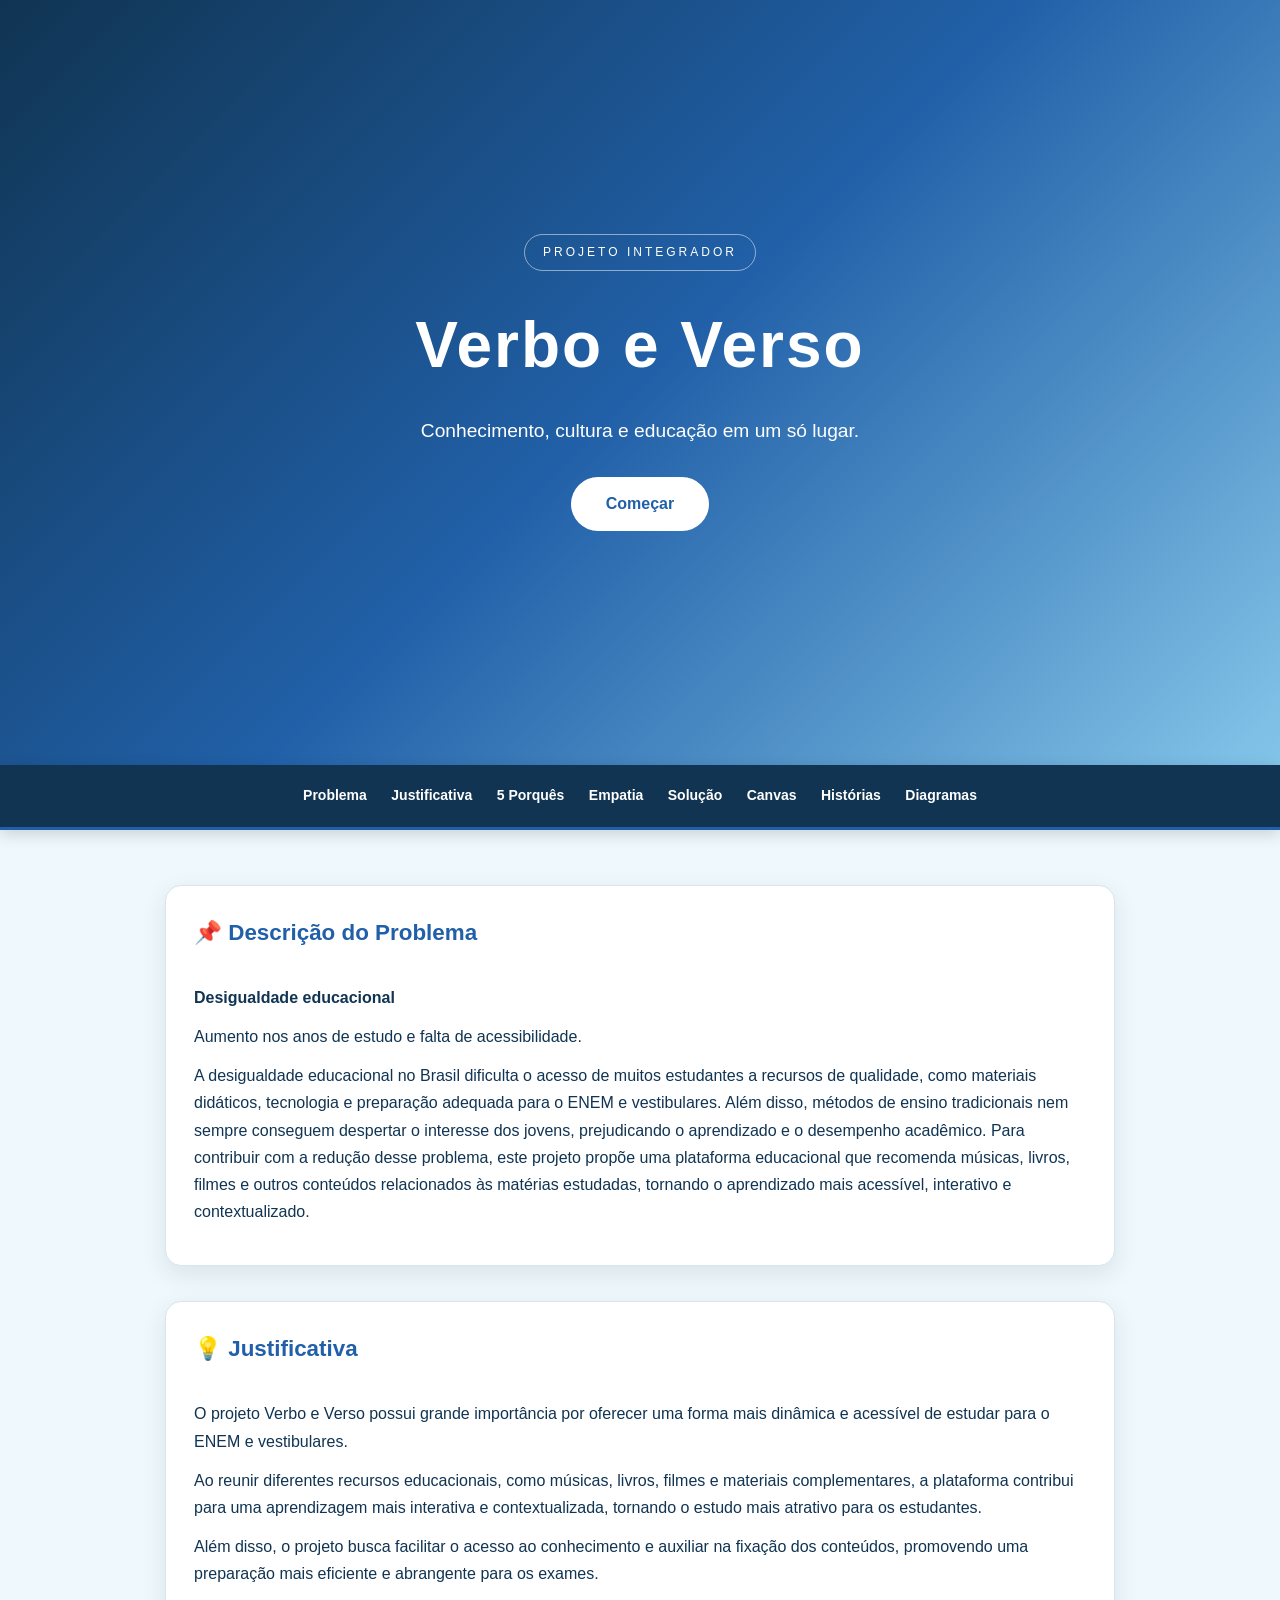
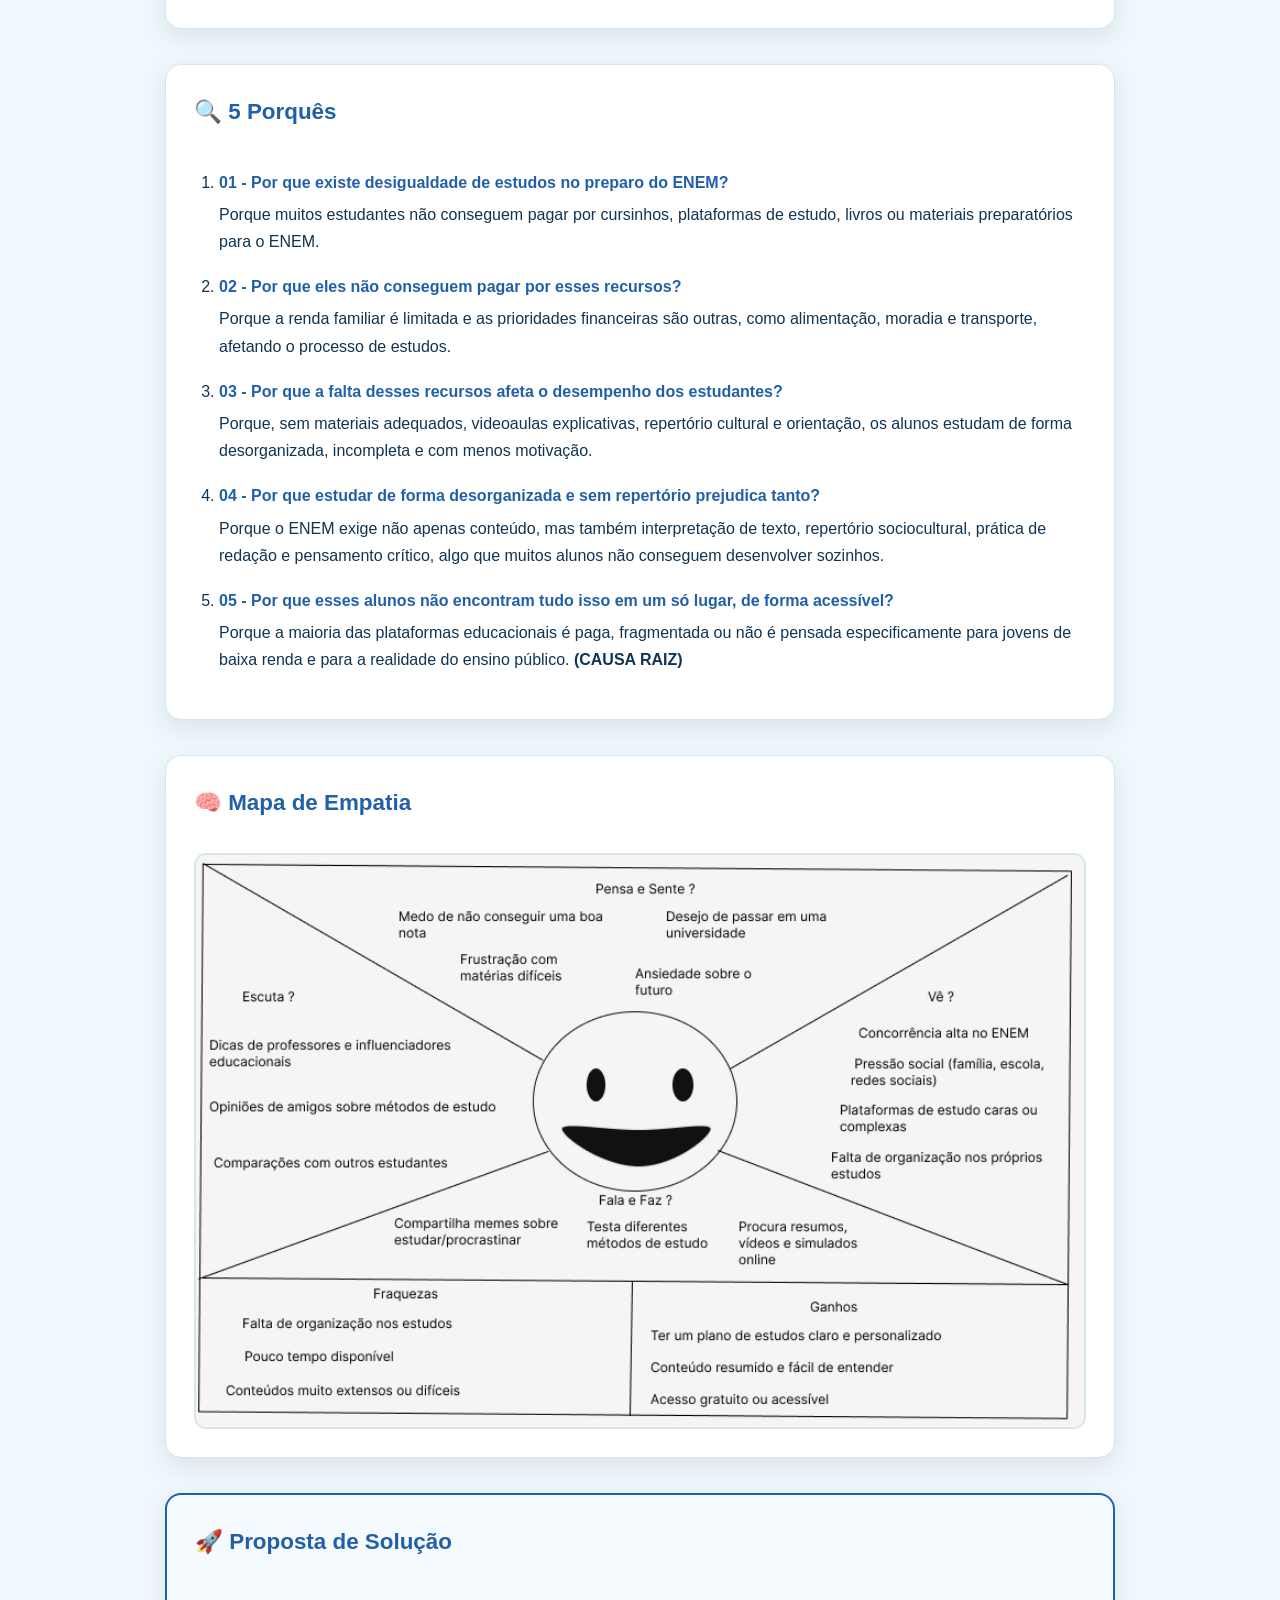
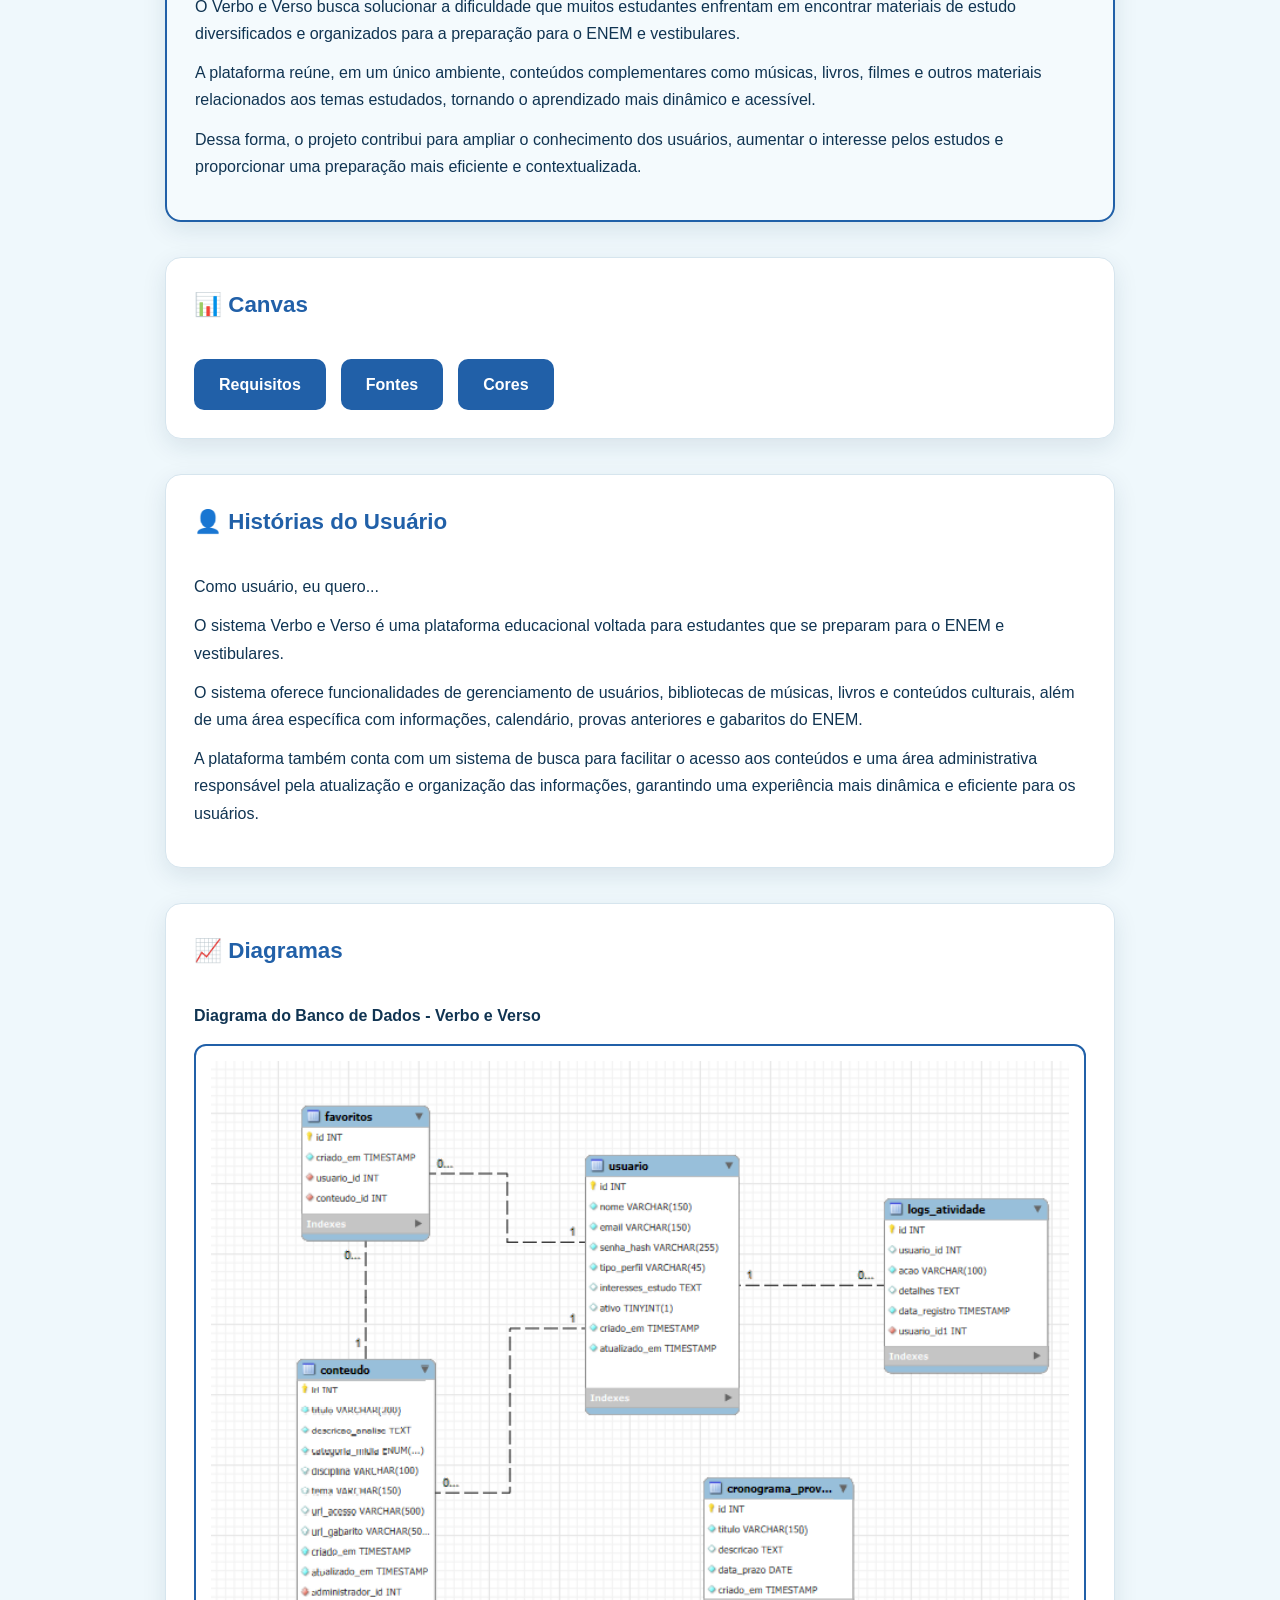
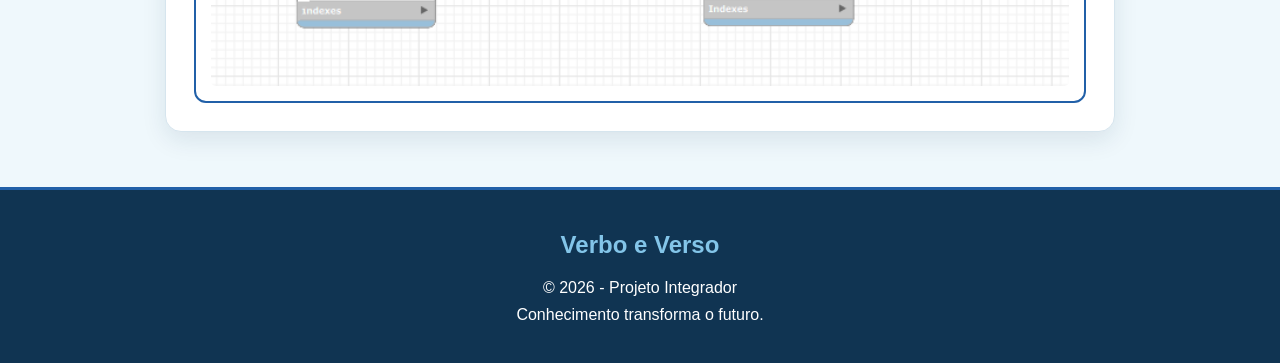
<file: index.html>
<!DOCTYPE html>
<html lang="pt-br">
<head>
    <meta charset="UTF-8">
    <meta name="viewport" content="width=device-width, initial-scale=1.0">
    <meta name="description" content="Verbo e Verso - Plataforma educacional para estudantes do ENEM e vestibulares.">
    <title>Verbo e Verso | Projeto Integrador</title>
    <link rel="stylesheet" href="index.css">
</head>
<body>

    <!-- CABEÇALHO -->
    <header class="hero">
        <div class="hero-content">
            <span class="tag">PROJETO INTEGRADOR</span>
            <h1>Verbo e Verso</h1>
            <p>Conhecimento, cultura e educação em um só lugar.</p>
            <a href="#problema" class="btn">Começar</a>
        </div>
    </header>

    <!-- MENU -->
    <nav class="navbar" aria-label="Navegação principal">
        <a href="#problema">Problema</a>
        <a href="#justificativa">Justificativa</a>
        <a href="#causa">5 Porquês</a>
        <a href="#empatia">Empatia</a>
        <a href="#solucao">Solução</a>
        <a href="#canvas">Canvas</a>
        <a href="#historias">Histórias</a>
        <a href="#diagramas">Diagramas</a>
    </nav>

    <main>

        <!-- PROBLEMA -->
        <section id="problema" class="card">
            <h2 onclick="toggle(this)" role="button" tabindex="0" aria-expanded="true">
                📌 Descrição do Problema
            </h2>

            <div class="content">
                <p><strong>Desigualdade educacional</strong></p>

                <p>Aumento nos anos de estudo e falta de acessibilidade.</p>

                <p>
                    A desigualdade educacional no Brasil dificulta o acesso
                    de muitos estudantes a recursos de qualidade, como
                    materiais didáticos, tecnologia e preparação adequada
                    para o ENEM e vestibulares. Além disso, métodos de ensino
                    tradicionais nem sempre conseguem despertar o interesse
                    dos jovens, prejudicando o aprendizado e o desempenho
                    acadêmico. Para contribuir com a redução desse problema,
                    este projeto propõe uma plataforma educacional que
                    recomenda músicas, livros, filmes e outros conteúdos
                    relacionados às matérias estudadas, tornando o
                    aprendizado mais acessível, interativo e contextualizado.
                </p>
            </div>
        </section>

        <!-- JUSTIFICATIVA -->
        <section id="justificativa" class="card">
            <h2 onclick="toggle(this)" role="button" tabindex="0" aria-expanded="true">
                💡 Justificativa
            </h2>

            <div class="content">
                <p>
                    O projeto Verbo e Verso possui grande importância por
                    oferecer uma forma mais dinâmica e acessível de estudar
                    para o ENEM e vestibulares.
                </p>

                <p>
                    Ao reunir diferentes recursos educacionais, como músicas,
                    livros, filmes e materiais complementares, a plataforma
                    contribui para uma aprendizagem mais interativa e
                    contextualizada, tornando o estudo mais atrativo para
                    os estudantes.
                </p>

                <p>
                    Além disso, o projeto busca facilitar o acesso ao
                    conhecimento e auxiliar na fixação dos conteúdos,
                    promovendo uma preparação mais eficiente e abrangente
                    para os exames.
                </p>
            </div>
        </section>

        <!-- 5 PORQUÊS -->
        <section id="causa" class="card">
            <h2 onclick="toggle(this)" role="button" tabindex="0" aria-expanded="true">
                🔍 5 Porquês
            </h2>

            <div class="content">
                <ol class="porques">

                    <li>
                        <strong>
                            01 - Por que existe desigualdade de estudos
                            no preparo do ENEM?
                        </strong>
                        Porque muitos estudantes não conseguem pagar por
                        cursinhos, plataformas de estudo, livros ou materiais
                        preparatórios para o ENEM.
                    </li>

                    <li>
                        <strong>
                            02 - Por que eles não conseguem pagar por
                            esses recursos?
                        </strong>
                        Porque a renda familiar é limitada e as prioridades
                        financeiras são outras, como alimentação, moradia e
                        transporte, afetando o processo de estudos.
                    </li>

                    <li>
                        <strong>
                            03 - Por que a falta desses recursos afeta
                            o desempenho dos estudantes?
                        </strong>
                        Porque, sem materiais adequados, videoaulas
                        explicativas, repertório cultural e orientação,
                        os alunos estudam de forma desorganizada,
                        incompleta e com menos motivação.
                    </li>

                    <li>
                        <strong>
                            04 - Por que estudar de forma desorganizada
                            e sem repertório prejudica tanto?
                        </strong>
                        Porque o ENEM exige não apenas conteúdo, mas também
                        interpretação de texto, repertório sociocultural,
                        prática de redação e pensamento crítico, algo que
                        muitos alunos não conseguem desenvolver sozinhos.
                    </li>

                    <li>
                        <strong>
                            05 - Por que esses alunos não encontram tudo
                            isso em um só lugar, de forma acessível?
                        </strong>
                        Porque a maioria das plataformas educacionais é paga,
                        fragmentada ou não é pensada especificamente para
                        jovens de baixa renda e para a realidade do ensino
                        público.
                        <strong class="causa-raiz">(CAUSA RAIZ)</strong>
                    </li>

                </ol>
            </div>
        </section>

        <!-- MAPA DE EMPATIA -->
        <section id="empatia" class="card">
            <h2 onclick="toggle(this)" role="button" tabindex="0" aria-expanded="true">
                🧠 Mapa de Empatia
            </h2>

            <div class="content">
                <img
                    src="image.png"
                    alt="Mapa de Empatia do projeto Verbo e Verso"
                    class="imagem-conteudo"
                >
            </div>
        </section>

        <!-- SOLUÇÃO -->
        <section id="solucao" class="card destaque">
            <h2 onclick="toggle(this)" role="button" tabindex="0" aria-expanded="true">
                🚀 Proposta de Solução
            </h2>

            <div class="content">
                <p>
                    O Verbo e Verso busca solucionar a dificuldade que muitos
                    estudantes enfrentam em encontrar materiais de estudo
                    diversificados e organizados para a preparação para o
                    ENEM e vestibulares.
                </p>

                <p>
                    A plataforma reúne, em um único ambiente, conteúdos
                    complementares como músicas, livros, filmes e outros
                    materiais relacionados aos temas estudados, tornando
                    o aprendizado mais dinâmico e acessível.
                </p>

                <p>
                    Dessa forma, o projeto contribui para ampliar o
                    conhecimento dos usuários, aumentar o interesse pelos
                    estudos e proporcionar uma preparação mais eficiente
                    e contextualizada.
                </p>
            </div>
        </section>

        <!-- CANVAS -->
        <section id="canvas" class="card">
            <h2 onclick="toggle(this)" role="button" tabindex="0" aria-expanded="true">
                📊 Canvas
            </h2>

            <div class="content">
                <div class="links">

                    <a href="https://canva.link/to8hdr67n3g2eu7"
                       target="_blank"
                       rel="noopener noreferrer">
                        Requisitos
                    </a>

                    <a href="https://canva.link/q5z9fye9xgkrn97"
                       target="_blank"
                       rel="noopener noreferrer">
                        Fontes
                    </a>

                    <a href="cores.html">
                        Cores
                    </a>

                </div>
            </div>
        </section>

        <!-- HISTÓRIAS DO USUÁRIO -->
        <section id="historias" class="card">
            <h2 onclick="toggle(this)" role="button" tabindex="0" aria-expanded="true">
                👤 Histórias do Usuário
            </h2>

            <div class="content">
                <p>Como usuário, eu quero...</p>

                <p>
                    O sistema Verbo e Verso é uma plataforma educacional
                    voltada para estudantes que se preparam para o ENEM
                    e vestibulares.
                </p>

                <p>
                    O sistema oferece funcionalidades de gerenciamento
                    de usuários, bibliotecas de músicas, livros e conteúdos
                    culturais, além de uma área específica com informações,
                    calendário, provas anteriores e gabaritos do ENEM.
                </p>

                <p>
                    A plataforma também conta com um sistema de busca para
                    facilitar o acesso aos conteúdos e uma área administrativa
                    responsável pela atualização e organização das informações,
                    garantindo uma experiência mais dinâmica e eficiente
                    para os usuários.
                </p>
            </div>
        </section>

        <!-- DIAGRAMAS -->
        <section id="diagramas" class="card">
            <h2 onclick="toggle(this)" role="button" tabindex="0" aria-expanded="true">
                📈 Diagramas
            </h2>

            <div class="content">

                <p class="titulo-diagrama">
                    Diagrama do Banco de Dados - Verbo e Verso
                </p>

                <div class="diagrama-container">

                    <img
                        src="diagrama-banco-de-dados.png"
                        alt="Diagrama do banco de dados do projeto Verbo e Verso"
                        class="diagrama-img"
                    >

                </div>

            </div>
        </section>

    </main>

    <!-- RODAPÉ -->
    <footer>
        <h3>Verbo e Verso</h3>
        <p>© 2026 - Projeto Integrador</p>
        <p>Conhecimento transforma o futuro.</p>
    </footer>

    <!-- JAVASCRIPT -->
    <script src="script.js"></script>

</body>
</html>
</file>
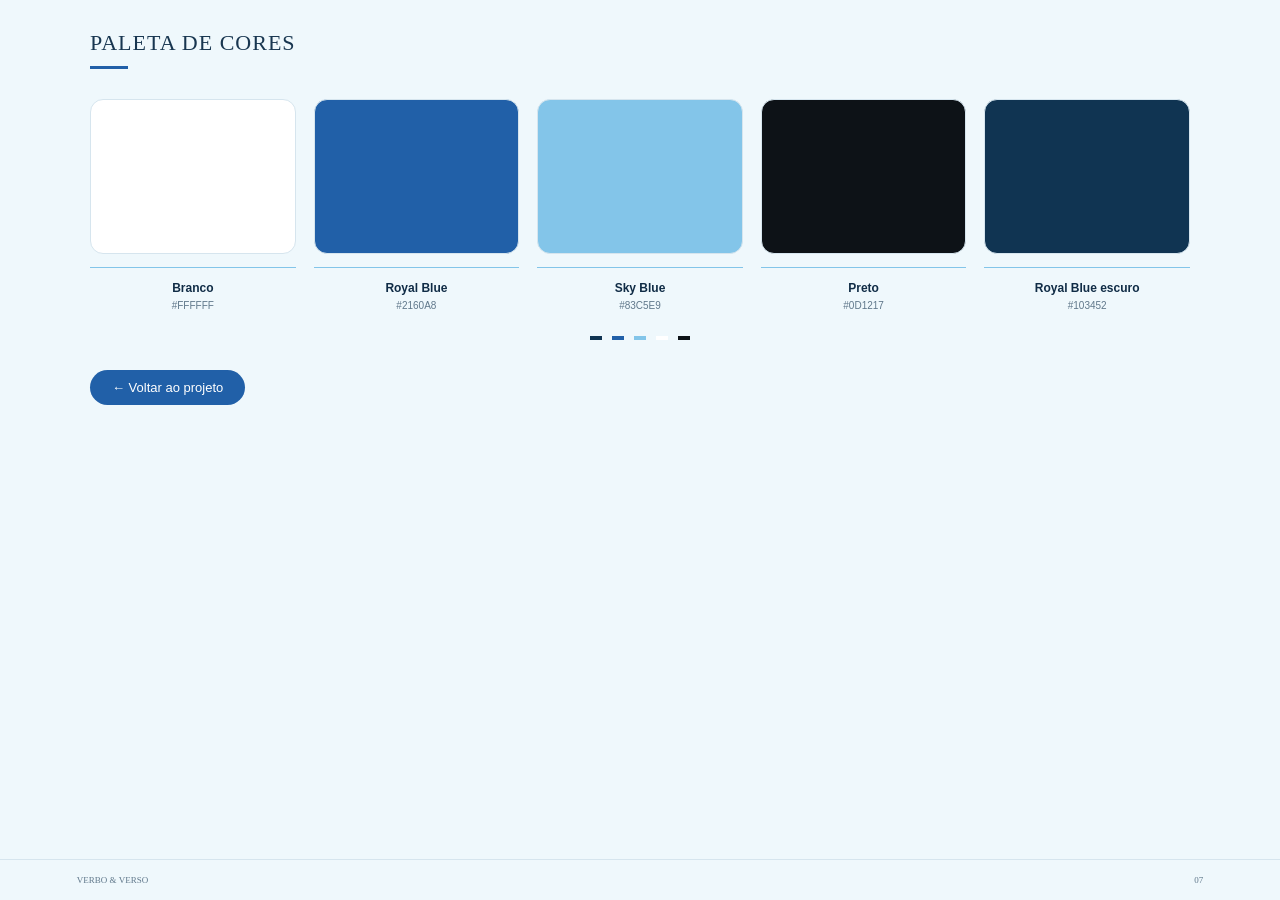
<file: cores.html>
<!DOCTYPE html>
<html lang="pt-br">

<head>
    <meta charset="UTF-8">

    <meta name="viewport" content="width=device-width, initial-scale=1.0">

    <title>Paleta de Cores | Verbo e Verso</title>

    <style>

        * {
            margin: 0;
            padding: 0;
            box-sizing: border-box;
        }

        body {
            font-family: Georgia, serif;
            background: #EFF8FC;
            color: #183650;
            min-height: 100vh;

            display: flex;
            flex-direction: column;
        }

        .container {
            width: 90%;
            max-width: 1100px;
            margin: 30px auto;
            flex: 1;
        }

        h1 {
            font-size: 22px;
            font-weight: normal;
            letter-spacing: 1px;
            margin-bottom: 10px;
        }

        .linha {
            width: 38px;
            height: 3px;
            background: #2160A8;
            margin-bottom: 30px;
        }

        .paleta {
            display: grid;
            grid-template-columns: repeat(5, 1fr);
            gap: 18px;
        }

        .cor {
            text-align: center;
            min-width: 0;
        }

        .quadrado {
            width: 100%;
            height: 155px;
            border-radius: 13px;
            border: 1px solid #D6E5EE;
        }

        .branco {
            background: #FFFFFF;
        }

        .royal {
            background: #2160A8;
        }

        .sky {
            background: #83C5E9;
        }

        .preto {
            background: #0D1217;
        }

        .royal-escuro {
            background: #103452;
        }

        .risco {
            height: 1px;
            margin: 13px 0;
            background: #83C5E9;
        }

        .nome {
            font-family: Arial, sans-serif;
            font-size: 12px;
            font-weight: bold;
            color: #102C46;
        }

        .codigo {
            font-family: Arial, sans-serif;
            font-size: 10px;
            color: #60788B;
            margin-top: 5px;
        }

        .detalhes {
            display: flex;
            justify-content: center;
            gap: 10px;
            margin-top: 25px;
        }

        .detalhes span {
            width: 12px;
            height: 4px;
            display: block;
        }

        .voltar {
            display: inline-block;
            margin-top: 30px;
            padding: 10px 22px;

            background: #2160A8;
            color: #FFFFFF;

            text-decoration: none;
            border-radius: 20px;

            font-family: Arial, sans-serif;
            font-size: 13px;

            transition: 0.3s;
        }

        .voltar:hover {
            background: #103452;
        }

        footer {
            border-top: 1px solid #D6E5EE;
            padding: 15px 6%;

            display: flex;
            justify-content: space-between;
            align-items: center;

            font-size: 9px;
            color: #60788B;
        }

        @media (max-width: 600px) {

            .paleta {
                grid-template-columns: repeat(2, 1fr);
                gap: 20px;
            }

            .quadrado {
                height: 130px;
            }

            .container {
                margin-top: 25px;
            }

            h1 {
                font-size: 19px;
            }

        }

    </style>

</head>

<body>

    <main class="container">

        <h1>PALETA DE CORES</h1>

        <div class="linha"></div>

        <section class="paleta">

            <div class="cor">
                <div class="quadrado branco"></div>
                <div class="risco"></div>
                <p class="nome">Branco</p>
                <p class="codigo">#FFFFFF</p>
            </div>

            <div class="cor">
                <div class="quadrado royal"></div>
                <div class="risco"></div>
                <p class="nome">Royal Blue</p>
                <p class="codigo">#2160A8</p>
            </div>

            <div class="cor">
                <div class="quadrado sky"></div>
                <div class="risco"></div>
                <p class="nome">Sky Blue</p>
                <p class="codigo">#83C5E9</p>
            </div>

            <div class="cor">
                <div class="quadrado preto"></div>
                <div class="risco"></div>
                <p class="nome">Preto</p>
                <p class="codigo">#0D1217</p>
            </div>

            <div class="cor">
                <div class="quadrado royal-escuro"></div>
                <div class="risco"></div>
                <p class="nome">Royal Blue escuro</p>
                <p class="codigo">#103452</p>
            </div>

        </section>

        <div class="detalhes">
            <span style="background:#103452"></span>
            <span style="background:#2160A8"></span>
            <span style="background:#83C5E9"></span>
            <span style="background:#FFFFFF"></span>
            <span style="background:#0D1217"></span>
        </div>

        <a href="index.html#canvas" class="voltar">
            ← Voltar ao projeto
        </a>

    </main>

    <footer>
        <span>VERBO &amp; VERSO</span>
        <span>07</span>
    </footer>

</body>

</html>
</file>
<file: index.css>
/* =====================================
   CONFIGURAÇÕES GERAIS
===================================== */

* {
  margin: 0;
  padding: 0;
  box-sizing: border-box;
  scroll-behavior: smooth;
}

body {
  font-family: "Segoe UI", Arial, sans-serif;
  background: #EFF8FC;
  color: #0D1217;
  line-height: 1.7;
}

/* =====================================
 CABEÇALHO
===================================== */

.hero {
  min-height: 85vh;
  background: linear-gradient(
      135deg,
      #103452,
      #2160A8,
      #83C5E9
  );

  display: flex;
  justify-content: center;
  align-items: center;
  text-align: center;

  padding: 30px 20px;
  color: #FFFFFF;
}

.hero-content {
  max-width: 800px;
}

.tag {
  display: inline-block;
  padding: 7px 18px;

  border: 1px solid rgba(255,255,255,0.5);
  border-radius: 30px;

  font-size: 12px;
  letter-spacing: 3px;

  margin-bottom: 20px;
}

.hero h1 {
  font-size: clamp(2.5rem, 7vw, 4rem);
  font-weight: 800;
  letter-spacing: 2px;
}

.hero p {
  font-size: 1.2rem;
  margin: 15px 0 30px;
  color: #FFFFFF;
}

.btn {
  display: inline-block;

  background: #FFFFFF;
  color: #2160A8;

  padding: 13px 35px;
  border-radius: 30px;

  text-decoration: none;
  font-weight: bold;

  transition: 0.3s;
}

.btn:hover {
  background: #83C5E9;
  color: #103452;
  transform: translateY(-3px);
}

/* =====================================
 MENU DE NAVEGAÇÃO
===================================== */

.navbar {
  position: sticky;
  top: 0;
  z-index: 1000;

  background: #103452;

  padding: 14px 10px;
  text-align: center;

  border-bottom: 3px solid #2160A8;

  box-shadow: 0 4px 15px rgba(0,0,0,0.16);
}

.navbar a {
  display: inline-block;

  color: #FFFFFF;

  margin: 5px 10px;

  text-decoration: none;
  font-size: 14px;
  font-weight: 600;

  transition: color 0.2s;
}

.navbar a:hover,
.navbar a:focus {
  color: #83C5E9;
}

/* =====================================
 CONTEÚDO PRINCIPAL
===================================== */

main {
  padding: 20px;
}

/* =====================================
 CARTÕES
===================================== */

.card {
  background: #FFFFFF;
  color: #103452;

  margin: 35px auto;
  padding: 28px;

  border-radius: 16px;

  max-width: 950px;

  border: 1px solid #D6E5EE;

  box-shadow: 0 8px 25px rgba(16,52,82,0.10);

  transition:
      border-color 0.3s,
      box-shadow 0.3s,
      opacity 0.6s,
      transform 0.6s;
}

.card:hover {
  border-color: #83C5E9;

  box-shadow: 0 10px 30px rgba(33,96,168,0.15);
}

.card h2 {
  color: #2160A8;

  cursor: pointer;

  font-size: 1.4rem;

  margin-bottom: 10px;

  transition: color 0.2s;
}

.card h2:hover {
  color: #103452;
}

.card h2:focus-visible {
  outline: 2px solid #2160A8;
  outline-offset: 4px;
}

.card p {
  margin: 12px 0;
  color: #103452;
}

/* =====================================
 CONTEÚDO DAS SEÇÕES
===================================== */

.content {
  padding-top: 10px;
}

.content.escondido {
  display: none;
}

/* =====================================
 LISTA DOS 5 PORQUÊS
===================================== */

.porques {
  padding-left: 25px;
}

.porques li {
  margin: 18px 0;
  color: #103452;
}

.porques li > strong:first-child {
  display: block;
  color: #2160A8;
  margin-bottom: 5px;
}

.causa-raiz {
  color: #103452 !important;
}

/* =====================================
 CARTÃO DE DESTAQUE
===================================== */

.destaque {
  border: 2px solid #2160A8;
  background: #F4FAFD;
}

.destaque h2 {
  color: #2160A8;
}

/* =====================================
 IMAGENS
===================================== */

.imagem-conteudo {
  display: block;

  width: 100%;
  height: auto;

  border-radius: 12px;
  border: 2px solid #D6E5EE;

  margin-top: 10px;
}

/* =====================================
 LINKS DO CANVAS
===================================== */

.links {
  display: flex;
  flex-wrap: wrap;

  gap: 15px;
  margin-top: 15px;
}

.links a {
  display: inline-block;

  background: #2160A8;
  color: #FFFFFF;

  padding: 12px 25px;

  border-radius: 10px;

  text-decoration: none;
  font-weight: 600;

  transition: 0.3s;
}

.links a:hover {
  background: #103452;
  color: #FFFFFF;

  transform: translateY(-3px);
}

/* =====================================
 DIAGRAMA DO BANCO DE DADOS
===================================== */

.titulo-diagrama {
  font-weight: 600;
  color: #2160A8;
}

.diagrama-container {
  width: 100%;

  overflow-x: auto;

  background: #FFFFFF;

  padding: 15px;

  border-radius: 12px;

  margin-top: 15px;

  border: 2px solid #2160A8;

  text-align: center;
}

.diagrama-img {
  display: block;

  width: 100%;
  max-width: 100%;

  height: auto;

  object-fit: contain;

  border-radius: 5px;

  margin: 0 auto;
}

/* =====================================
 RODAPÉ
===================================== */

footer {
  text-align: center;

  padding: 35px 20px;

  background: #103452;

  border-top: 3px solid #2160A8;

  color: #FFFFFF;
}

footer h3 {
  color: #83C5E9;

  font-size: 1.5rem;

  margin-bottom: 8px;
}

/* =====================================
 ANIMAÇÕES DOS CARTÕES
===================================== */

.card.animar {
  opacity: 0;
  transform: translateY(30px);
}

.card.animar.visivel {
  opacity: 1;
  transform: translateY(0);
}

/* =====================================
 RESPONSIVIDADE
===================================== */

@media (max-width: 768px) {

  .hero {
      min-height: 75vh;
  }

  .hero p {
      font-size: 1rem;
  }

  .navbar {
      padding: 10px 5px;
  }

  .navbar a {
      margin: 5px;
      font-size: 12px;
  }

  main {
      padding: 10px;
  }

  .card {
      padding: 20px;
      margin: 20px auto;
  }

  .card h2 {
      font-size: 1.2rem;
  }

  .links {
      flex-direction: column;
  }

  .links a {
      text-align: center;
  }

  .diagrama-container {
      padding: 8px;
  }
}

/* =====================================
 ACESSIBILIDADE
===================================== */

@media (prefers-reduced-motion: reduce) {

  *,
  *::before,
  *::after {
      scroll-behavior: auto !important;
      transition-duration: 0.01ms !important;
      animation-duration: 0.01ms !important;
  }

}
</file>
